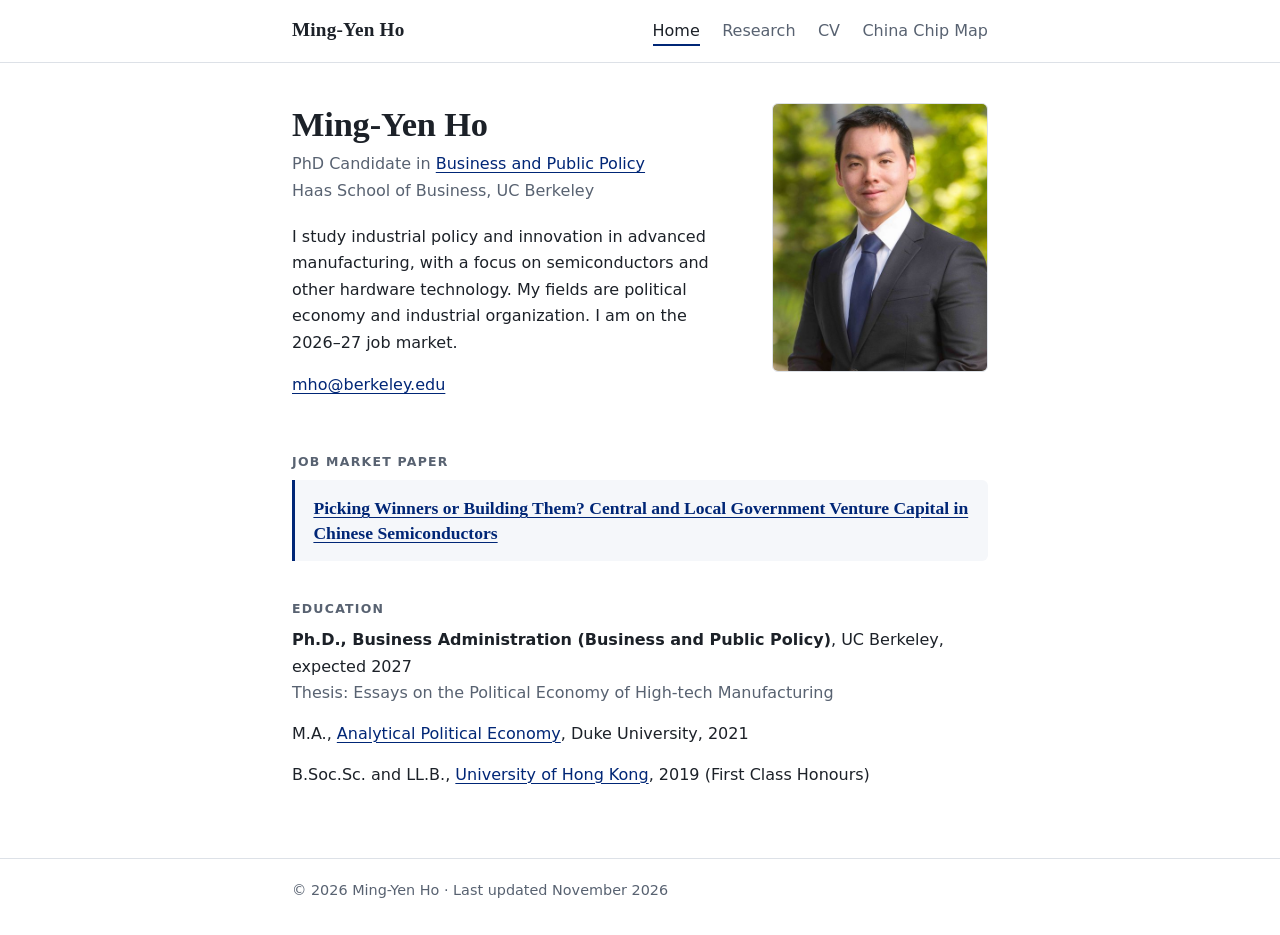
<file: index.html>
<!doctype html>
<html lang="en">
<head>
  <meta charset="utf-8">
  <meta name="viewport" content="width=device-width, initial-scale=1">
  <title>Ming-Yen Ho | PhD Candidate, UC Berkeley Haas</title>
  <meta name="description" content="Ming-Yen Ho is a PhD candidate in Business and Public Policy at the Haas School of Business, UC Berkeley. His research studies industrial policy and innovation in semiconductors and other hardware technology.">
  <link rel="canonical" href="https://homervyn.github.io/">
  <meta property="og:type" content="profile">
  <meta property="og:title" content="Ming-Yen Ho | PhD Candidate, UC Berkeley Haas">
  <meta property="og:description" content="PhD candidate in Business and Public Policy at UC Berkeley Haas, studying industrial policy and innovation in semiconductors.">
  <meta property="og:url" content="https://homervyn.github.io/">
  <meta property="og:image" content="https://homervyn.github.io/assets/photo-960.jpg">
  <meta name="twitter:card" content="summary">
  <meta name="color-scheme" content="light dark">
  <link rel="icon" href="data:image/svg+xml,%3Csvg xmlns='http://www.w3.org/2000/svg' viewBox='0 0 32 32'%3E%3Crect width='32' height='32' rx='6' fill='%23002676'/%3E%3Ctext x='16' y='22.5' font-family='Georgia,serif' font-size='15' font-weight='700' text-anchor='middle' fill='white'%3EMH%3C/text%3E%3C/svg%3E">
  <link rel="stylesheet" href="assets/style.css">
  <script type="application/ld+json">
  {
    "@context": "https://schema.org",
    "@type": "Person",
    "name": "Ming-Yen Ho",
    "alternateName": "Ming-yen Ho",
    "jobTitle": "PhD Candidate in Business and Public Policy",
    "affiliation": {
      "@type": "Organization",
      "name": "Haas School of Business, University of California, Berkeley",
      "url": "https://haas.berkeley.edu/"
    },
    "alumniOf": [
      {"@type": "CollegeOrUniversity", "name": "Duke University"},
      {"@type": "CollegeOrUniversity", "name": "The University of Hong Kong"}
    ],
    "knowsAbout": ["Industrial policy", "Political economy", "Industrial organization", "Semiconductors", "Economics of innovation"],
    "email": "mailto:mho@berkeley.edu",
    "image": "https://homervyn.github.io/assets/photo-960.jpg",
    "url": "https://homervyn.github.io/",
    "sameAs": [
      "https://sites.google.com/view/ming-yenho/",
      "https://dset.tw/en/teams/ming-yen-ho/"
    ]
  }
  </script>
</head>
<body>
  <a class="skip" href="#main">Skip to content</a>

  <header class="site">
    <div class="wrap">
      <a class="brand" href="index.html">Ming-Yen Ho</a>
      <nav aria-label="Main">
        <ul>
          <li><a href="index.html" aria-current="page">Home</a></li>
          <li><a href="research.html">Research</a></li>
          <li><a href="cv.html">CV</a></li>
          <li><a href="china-semi-map/">China Chip Map</a></li>
        </ul>
      </nav>
    </div>
  </header>

  <main id="main" class="wrap">
    <section class="hero">
      <div>
        <h1>Ming-Yen Ho</h1>
        <p class="role">PhD Candidate in <a href="https://haas.berkeley.edu/bpp/phd-program/">Business and Public Policy</a><br>Haas School of Business, UC Berkeley</p>
        <p>I study industrial policy and innovation in advanced manufacturing, with a focus on semiconductors and other hardware technology. My fields are political economy and industrial organization. I am on the 2026&ndash;27 job market.</p>
        <p><a href="mailto:mho@berkeley.edu">mho@berkeley.edu</a></p>
      </div>
      <img class="portrait"
           src="assets/photo-480.jpg"
           srcset="assets/photo-480.jpg 480w, assets/photo-960.jpg 960w"
           sizes="(min-width: 40.01rem) 216px, 176px"
           width="480" height="600"
           alt="Portrait of Ming-Yen Ho">
    </section>

    <section class="section" aria-labelledby="jmp-h">
      <h2 class="label" id="jmp-h">Job market paper</h2>
      <p class="jmp"><a href="research.html#jmp">Picking Winners or Building Them? Central and Local Government Venture Capital in Chinese Semiconductors</a></p>
    </section>

    <section class="section" aria-labelledby="edu-h">
      <h2 class="label" id="edu-h">Education</h2>
      <ul class="plain">
        <li><strong>Ph.D., Business Administration (Business and Public Policy)</strong>, UC Berkeley, expected 2027<br>
          <span class="muted">Thesis: Essays on the Political Economy of High-tech Manufacturing</span></li>
        <li>M.A., <a href="https://econ.duke.edu/masters-programs/degree-programs/mape">Analytical Political Economy</a>, Duke University, 2021</li>
        <li>B.Soc.Sc. and LL.B., <a href="https://ppaweb.hku.hk/programmes/ug/gl">University of Hong Kong</a>, 2019 (First Class Honours)</li>
      </ul>
    </section>
  </main>

  <footer class="foot">
    <div class="wrap">&copy; 2026 Ming-Yen Ho &middot; Last updated November 2026</div>
  </footer>
</body>
</html>
</file>
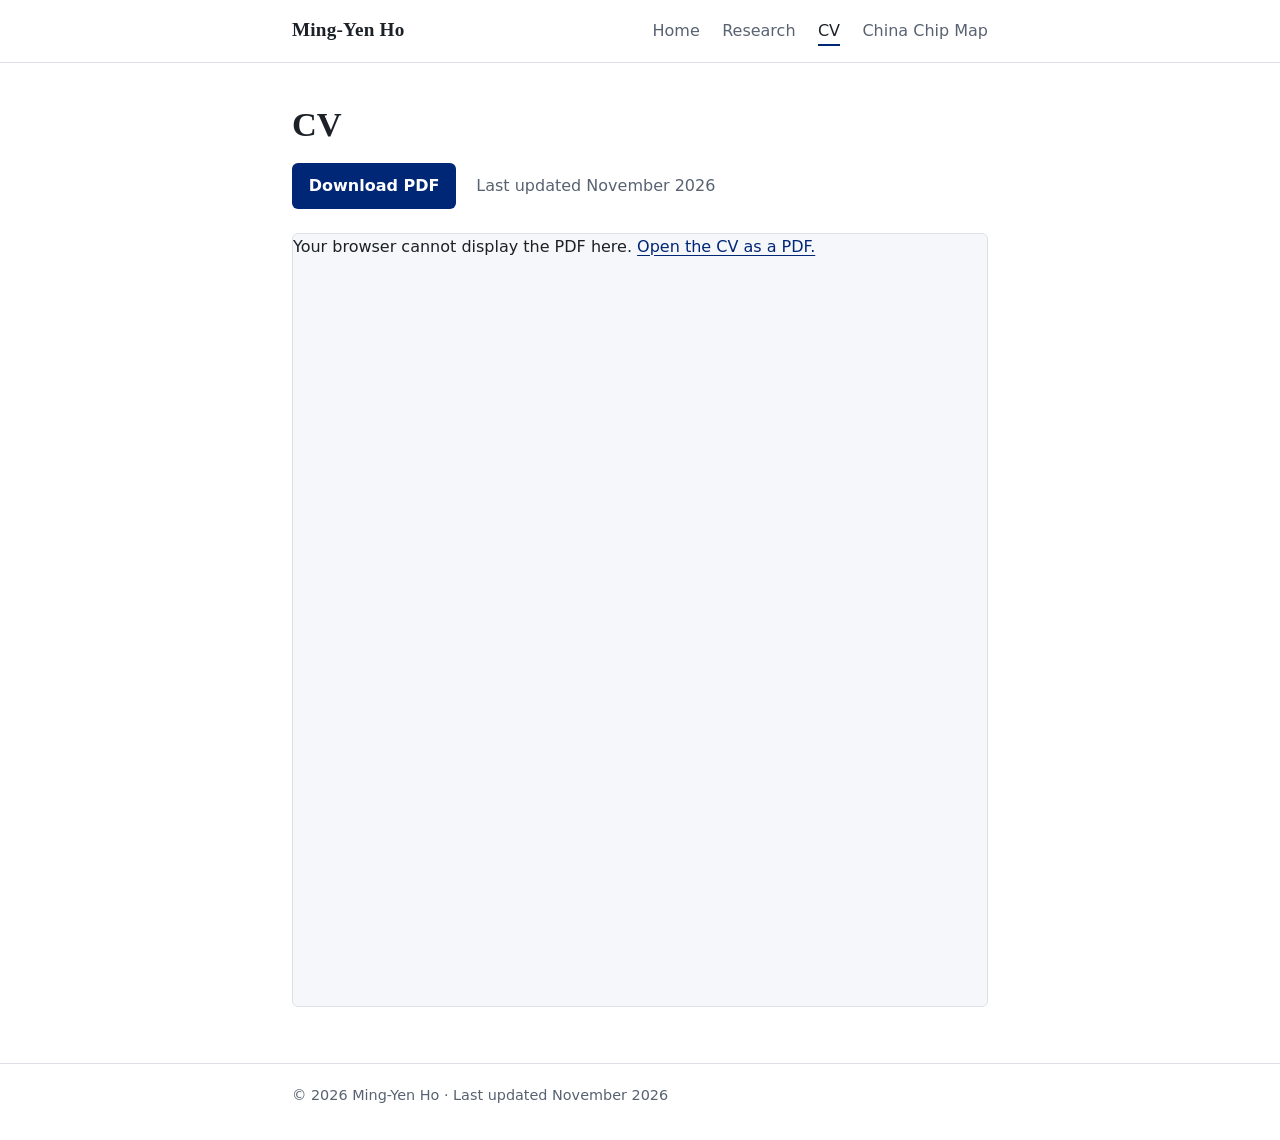
<file: cv.html>
<!doctype html>
<html lang="en">
<head>
  <meta charset="utf-8">
  <meta name="viewport" content="width=device-width, initial-scale=1">
  <title>CV | Ming-Yen Ho</title>
  <meta name="description" content="Curriculum vitae of Ming-Yen Ho, PhD candidate in Business and Public Policy at UC Berkeley.">
  <link rel="canonical" href="https://homervyn.github.io/cv.html">
  <meta property="og:type" content="website">
  <meta property="og:title" content="CV | Ming-Yen Ho">
  <meta property="og:url" content="https://homervyn.github.io/cv.html">
  <meta name="color-scheme" content="light dark">
  <link rel="icon" href="data:image/svg+xml,%3Csvg xmlns='http://www.w3.org/2000/svg' viewBox='0 0 32 32'%3E%3Crect width='32' height='32' rx='6' fill='%23002676'/%3E%3Ctext x='16' y='22.5' font-family='Georgia,serif' font-size='15' font-weight='700' text-anchor='middle' fill='white'%3EMH%3C/text%3E%3C/svg%3E">
  <link rel="stylesheet" href="assets/style.css">
</head>
<body>
  <a class="skip" href="#main">Skip to content</a>

  <header class="site">
    <div class="wrap">
      <a class="brand" href="index.html">Ming-Yen Ho</a>
      <nav aria-label="Main">
        <ul>
          <li><a href="index.html">Home</a></li>
          <li><a href="research.html">Research</a></li>
          <li><a href="cv.html" aria-current="page">CV</a></li>
          <li><a href="china-semi-map/">China Chip Map</a></li>
        </ul>
      </nav>
    </div>
  </header>

  <main id="main" class="wrap">
    <h1>CV</h1>
    <div class="actions">
      <a class="button" href="files/Ming-yen_Ho_CV.pdf" download>Download PDF</a>
      <span class="muted">Last updated November 2026</span>
    </div>

    <object class="pdf" data="files/Ming-yen_Ho_CV.pdf#navpanes=0&amp;view=FitH" type="application/pdf" aria-label="Curriculum vitae of Ming-Yen Ho">
      <p>Your browser cannot display the PDF here. <a href="files/Ming-yen_Ho_CV.pdf">Open the CV as a PDF.</a></p>
    </object>
    <p class="pdf-note muted">The CV opens as a PDF. Use the button above to download it.</p>
  </main>

  <footer class="foot">
    <div class="wrap">&copy; 2026 Ming-Yen Ho &middot; Last updated November 2026</div>
  </footer>
</body>
</html>
</file>
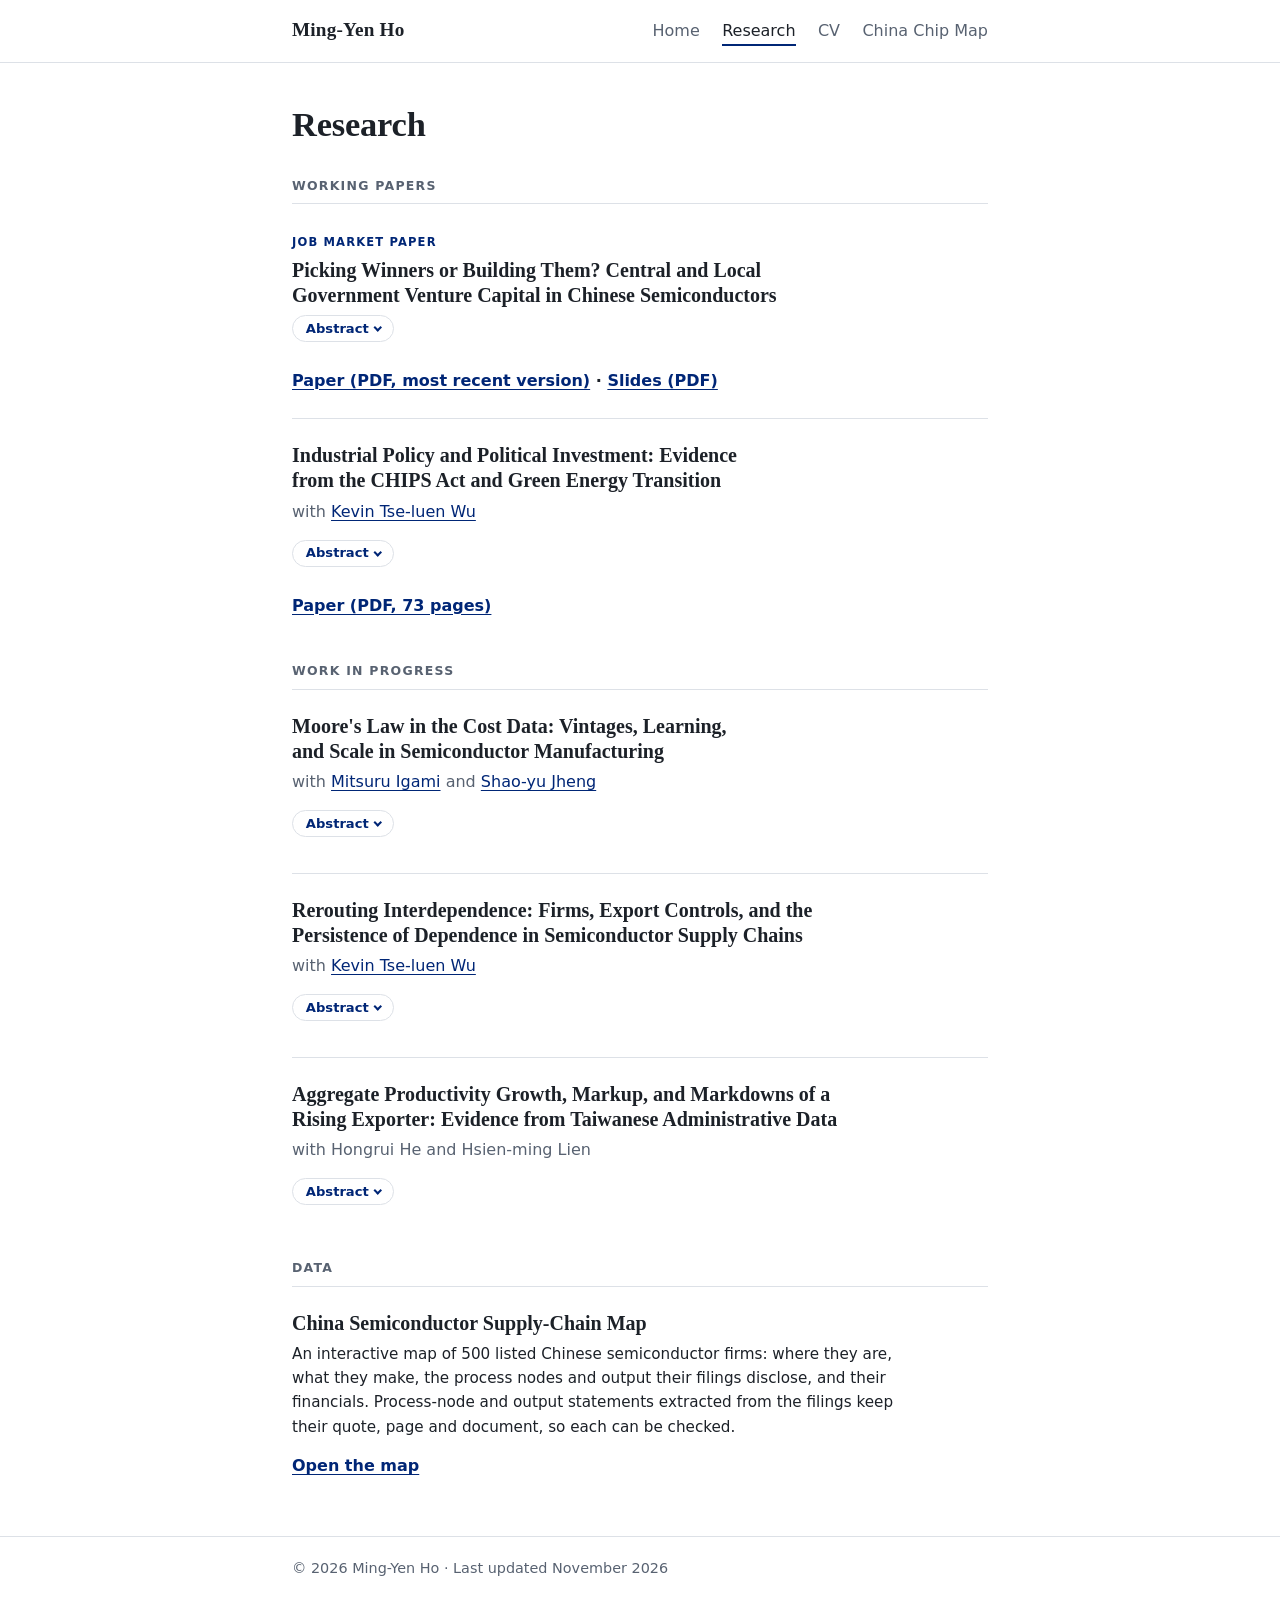
<file: research.html>
<!doctype html>
<html lang="en">
<head>
  <meta charset="utf-8">
  <meta name="viewport" content="width=device-width, initial-scale=1">
  <title>Research | Ming-Yen Ho</title>
  <meta name="description" content="Research by Ming-Yen Ho on industrial policy, venture capital and the economics of semiconductor manufacturing.">
  <link rel="canonical" href="https://homervyn.github.io/research.html">
  <meta property="og:type" content="website">
  <meta property="og:title" content="Research | Ming-Yen Ho">
  <meta property="og:description" content="Papers by Ming-Yen Ho on government venture capital in Chinese semiconductors, CHIPS Act lobbying, chip manufacturing costs and export controls.">
  <meta property="og:url" content="https://homervyn.github.io/research.html">
  <meta name="color-scheme" content="light dark">
  <link rel="icon" href="data:image/svg+xml,%3Csvg xmlns='http://www.w3.org/2000/svg' viewBox='0 0 32 32'%3E%3Crect width='32' height='32' rx='6' fill='%23002676'/%3E%3Ctext x='16' y='22.5' font-family='Georgia,serif' font-size='15' font-weight='700' text-anchor='middle' fill='white'%3EMH%3C/text%3E%3C/svg%3E">
  <link rel="stylesheet" href="assets/style.css">
</head>
<body>
  <a class="skip" href="#main">Skip to content</a>

  <header class="site">
    <div class="wrap">
      <a class="brand" href="index.html">Ming-Yen Ho</a>
      <nav aria-label="Main">
        <ul>
          <li><a href="index.html">Home</a></li>
          <li><a href="research.html" aria-current="page">Research</a></li>
          <li><a href="cv.html">CV</a></li>
          <li><a href="china-semi-map/">China Chip Map</a></li>
        </ul>
      </nav>
    </div>
  </header>

  <main id="main" class="wrap">
    <h1>Research</h1>

    <section class="group" aria-labelledby="wp-h">
      <h2 class="label" id="wp-h">Working papers</h2>

      <article class="paper" id="jmp">
        <p class="tag">Job market paper</p>
        <h3>Picking Winners or Building Them? Central and Local Government Venture Capital in Chinese Semiconductors</h3>
        <p class="abstract">Could governments be good venture capitalists? I compare Chinese semiconductor firms backed by local government, central government, and private venture capital (VC). Central and private VCs invest in the most productive firms, while local VCs back smaller, less productive local champions. Yet local-backed firms gain about 34% in revenue productivity after investment relative to not-yet-invested firms, while central- and private-backed firms show no detectable change. Local VCs hold smaller portfolios than central VCs, sit closer to their firms, and add directors with graduate degrees and foreign education. In a model of VC selection, firm productivity, capital responses, and import competition, 2023 domestic sales would have been 11.6% lower had private VCs allocated government VCs' deals and 4.0% lower had the central government allocated local investments. Post-investment productivity growth from local government VCs outweighs the selection of central and private VCs on larger, more efficient firms.</p>
        <p class="links"><a href="files/Ho_JMP.pdf">Paper (PDF, most recent version)</a> &middot; <a href="files/Ho_JMP_slides.pdf">Slides (PDF)</a></p>
      </article>

      <article class="paper" id="chips">
        <h3>Industrial Policy and Political Investment: Evidence from the CHIPS Act and Green Energy Transition</h3>
        <p class="with">with <a href="https://tseluenkevinwu.org/">Kevin Tse-luen Wu</a></p>
        <p class="abstract">This paper examines how large industrial policy programs shape firm political spending. We argue that firm-level lobbying rises when large, firm-specific policy rents are at stake, especially when the total size and allocation of benefits remain uncertain. Undistributed benefits also induce firms that had never lobbied to overcome fixed entry costs and begin investing in politics. Event studies of two landmark 2022 industrial policies, the CHIPS and Science Act and the Inflation Reduction Act, show that semiconductor firms increased lobbying expenditures by about 36% between 2019 and 2022, while green-energy firms increased lobbying by about 114%. In both industries, new lobbying firms (the extensive margin) and previously active firms (the intensive margin) each contribute substantially, with entry accounting for about a third of the semiconductor increase and roughly two-thirds of the green-energy increase. The increase persists after enactment, reflecting firms' concerns over ex post subsidy allocation and policy uncertainty from political transitions.</p>
        <p class="links"><a href="files/Ho_Wu_Industrial_Policy_Political_Investment.pdf">Paper (PDF, 73 pages)</a></p>
      </article>
    </section>

    <section class="group" aria-labelledby="wip-h">
      <h2 class="label" id="wip-h">Work in progress</h2>

      <article class="paper" id="costs">
        <h3>Moore's Law in the Cost Data: Vintages, Learning, and Scale in Semiconductor Manufacturing</h3>
        <p class="with">with <a href="https://sites.google.com/view/igami">Mitsuru Igami</a> and <a href="https://sites.google.com/view/jheng-shao-yu">Shao-yu Jheng</a></p>
        <p class="abstract">Semiconductors dominate today's industrial-policy debates, which rest on &ldquo;stylized facts&rdquo; about the underlying technology and economics. Few of these facts are empirically grounded, because the industry is complex and the data are limited. We combine the specifications of every mainstream CPU and GPU product with a commercial-grade engineering cost model, building a panel of 80,887 chip-quarter observations for 2015&ndash;2025 in which physical quantities, the accounting cost of capital, and the manufacturers' profit margins are recorded separately. Three findings emerge. First, newer capital vintages (process generations, or &ldquo;nodes&rdquo;) do not necessarily reduce the cost of a wafer: they raise it for GPUs. They do reduce the cost of a transistor, by roughly a third per generation, because density rises faster than the cost of silicon. Second, most of the measured impacts of the much-celebrated learning-by-doing and scale economies are artifacts of depreciation accounting. Third, cost differences across firms are moderate per wafer but larger per transistor. These results highlight the critical importance of engineering and accounting details in measuring physical productivity growth and its technological determinants.</p>
      </article>

      <article class="paper" id="rerouting">
        <h3>Rerouting Interdependence: Firms, Export Controls, and the Persistence of Dependence in Semiconductor Supply Chains</h3>
        <p class="with">with <a href="https://tseluenkevinwu.org/">Kevin Tse-luen Wu</a></p>
        <p class="abstract">Do export controls and tariffs reduce dependence on a rival, or only move it? We argue that these tools regulate by location, while supply chains are organized by firms, so firms reroute trade around the rules. Using 8-digit Chinese customs data on chipmaking tools by origin, difference-in-differences and event-study estimates show that after the 2022 U.S. controls, China's tool imports did not decline but shifted to Singapore and Malaysia, where U.S. equipment makers operate major plants. Meanwhile, tariffs moved electronics assembly out of China, and Chinese chips followed. By 2025, U.S. imports linked to Chinese chips through third countries matched direct imports from China. Measuring de-risking through direct trade thus overstates decoupling, and weaponized interdependence is limited when firms can reorganize networks around the point of control.</p>
      </article>

      <article class="paper" id="taiwan">
        <h3>Aggregate Productivity Growth, Markup, and Markdowns of a Rising Exporter: Evidence from Taiwanese Administrative Data</h3>
        <p class="with">with Hongrui He and Hsien-ming Lien</p>
        <p class="abstract">Using Taiwanese administrative firm and employer&ndash;employee data from 2004 to 2024, we document how productivity, markups, and wage markdowns changed during Taiwan's semiconductor- and electronics-driven export boom. Electronics exporters lead aggregate productivity growth, and semiconductor and electronic-component makers sharply raise their revenue-weighted markups. Yet translog production function estimates show a reversal in labor market power around 2014&ndash;15: markdowns narrow, driven by semiconductors and electronic components. The decline comes from within-firm changes rather than reallocation of labor toward low-markdown firms, suggesting that workers began to share exporters' rents while barriers to moving between firms persist. Rising markups with narrowing markdowns run against standard oligopsony models, and we are developing a model that separates markdowns from labor-augmenting productivity to explain these facts.</p>
      </article>
    </section>

    <section class="group" aria-labelledby="data-h">
      <h2 class="label" id="data-h">Data</h2>

      <article class="paper" id="semi-map">
        <h3>China Semiconductor Supply-Chain Map</h3>
        <p class="abstract">An interactive map of 500 listed Chinese semiconductor firms: where they are, what they make, the process nodes and output their filings disclose, and their financials. Process-node and output statements extracted from the filings keep their quote, page and document, so each can be checked.</p>
        <p class="links"><a href="china-semi-map/">Open the map</a></p>
      </article>
    </section>
  </main>

  <footer class="foot">
    <div class="wrap">&copy; 2026 Ming-Yen Ho &middot; Last updated November 2026</div>
  </footer>

  <script>
    // Paper abstracts start collapsed; each gets a button that shows or hides it.
    // Without JavaScript the abstracts stay visible. The Data section is left as is.
    document.querySelectorAll('section:not([aria-labelledby="data-h"]) .paper .abstract').forEach(function (p) {
      var id = p.closest('.paper').id + '-abstract';
      p.id = id;
      p.hidden = true;
      var b = document.createElement('button');
      b.type = 'button';
      b.className = 'abstract-toggle';
      b.setAttribute('aria-expanded', 'false');
      b.setAttribute('aria-controls', id);
      b.textContent = 'Abstract';
      b.addEventListener('click', function () {
        var open = b.getAttribute('aria-expanded') === 'true';
        b.setAttribute('aria-expanded', String(!open));
        p.hidden = open;
      });
      p.parentNode.insertBefore(b, p);
    });
  </script>
</body>
</html>
</file>
<file: assets/style.css>
/* Personal site of Ming-Yen Ho. Plain CSS, no build step. */

:root {
  color-scheme: light dark;
  --bg: #ffffff;
  --ink: #1c2128;
  --muted: #586271;
  --rule: #dde1e7;
  --panel: #f5f7fa;
  --link: #002676;
  --link-hover: #0b4fd1;
  --button-ink: #ffffff;
  --serif: "Iowan Old Style", "Palatino Linotype", Palatino, "Book Antiqua", Georgia, serif;
  --sans: system-ui, -apple-system, "Segoe UI", Roboto, "Helvetica Neue", Arial, sans-serif;
}

@media (prefers-color-scheme: dark) {
  :root {
    --bg: #12161c;
    --ink: #e6e9ee;
    --muted: #a3acb8;
    --rule: #2a313b;
    --panel: #1a2029;
    --link: #8fb4ff;
    --link-hover: #c0d4ff;
    --button-ink: #0b1220;
  }
}

*, *::before, *::after { box-sizing: border-box; }

html { -webkit-text-size-adjust: 100%; }

body {
  margin: 0;
  background: var(--bg);
  color: var(--ink);
  font: 1rem/1.65 var(--sans);
  text-rendering: optimizeLegibility;
}

.wrap { max-width: 46rem; margin-inline: auto; padding-inline: 1.25rem; }

a { color: var(--link); text-underline-offset: 0.18em; text-decoration-thickness: 0.06em; }
a:hover { color: var(--link-hover); }
a:focus-visible, .button:focus-visible {
  outline: 3px solid var(--link);
  outline-offset: 3px;
  border-radius: 3px;
}

.skip {
  position: absolute; left: 1rem; top: -4rem;
  background: var(--ink); color: var(--bg);
  padding: 0.5rem 0.9rem; border-radius: 4px; z-index: 10;
}
.skip:focus { top: 0.75rem; }

/* Header and navigation */
.site { border-bottom: 1px solid var(--rule); }
.site .wrap {
  display: flex; flex-wrap: wrap; gap: 0.5rem 1.5rem;
  justify-content: space-between; align-items: baseline;
  padding-block: 1.1rem;
}
.brand {
  font: 600 1.2rem/1.2 var(--serif);
  color: var(--ink); text-decoration: none; letter-spacing: 0.01em;
}
.brand:hover { color: var(--ink); }
nav ul { display: flex; gap: 1.4rem; list-style: none; margin: 0; padding: 0; }
nav a {
  color: var(--muted); text-decoration: none;
  padding-block: 0.25rem; border-bottom: 2px solid transparent;
}
nav a:hover { color: var(--ink); }
nav a[aria-current="page"] { color: var(--ink); border-bottom-color: var(--link); }

/* Page body */
main { padding-block: 2.5rem 3.5rem; }

h1, h2, h3 { font-family: var(--serif); font-weight: 600; line-height: 1.25; margin: 0; text-wrap: balance; }
h1 { font-size: 2.15rem; letter-spacing: -0.005em; }
h3 { font-size: 1.25rem; }

.label {
  font: 600 0.78rem/1.3 var(--sans);
  letter-spacing: 0.1em; text-transform: uppercase;
  color: var(--muted); margin: 0 0 0.6rem;
}

.muted { color: var(--muted); }
.role { margin: 0.35rem 0 1.25rem; color: var(--muted); }
p { margin: 0 0 1rem; text-wrap: pretty; }

/* Home */
.hero {
  display: grid;
  grid-template-columns: minmax(0, 1fr) 13.5rem;
  gap: 2.5rem;
  align-items: start;
}
.portrait {
  display: block; width: 100%; height: auto;
  border-radius: 6px; border: 1px solid var(--rule);
}
.section { margin-top: 2.5rem; }
.jmp {
  margin: 0; padding: 1rem 1.15rem;
  background: var(--panel);
  border-left: 3px solid var(--link);
  border-radius: 0 6px 6px 0;
  font: 600 1.1rem/1.4 var(--serif);
}
.jmp a { text-decoration-thickness: 0.05em; }

.plain { list-style: none; margin: 0; padding: 0; }
.plain li { margin: 0 0 0.9rem; }

/* Research */
.lede { margin-top: 0.5rem; color: var(--muted); }
.group { margin-top: 2.75rem; }
.group:first-of-type { margin-top: 2rem; }
.paper {
  padding-block: 1.5rem;
  border-top: 1px solid var(--rule);
  scroll-margin-top: 1rem;
}
.paper:last-child { padding-bottom: 0; }
.paper .tag {
  display: inline-block; margin: 0 0 0.55rem;
  font: 600 0.72rem/1 var(--sans); letter-spacing: 0.1em; text-transform: uppercase;
  color: var(--link);
}
.paper h3 { margin: 0 0 0.35rem; }
.paper .with { margin: 0 0 0.8rem; color: var(--muted); }
.paper .abstract { margin: 0; max-width: 66ch; font-size: 0.95rem; line-height: 1.6; }
.paper .links { margin: 0.9rem 0 0; font-weight: 600; }
.abstract-toggle {
  display: inline-flex; align-items: center; gap: 0.4rem;
  margin: 0.1rem 0 0.7rem; padding: 0.3rem 0.8rem;
  font: 600 0.82rem/1.2 var(--sans); color: var(--link);
  background: transparent; border: 1px solid var(--rule); border-radius: 999px;
  cursor: pointer;
}
.abstract-toggle:hover { color: var(--link-hover); border-color: var(--link); }
.abstract-toggle:focus-visible { outline: 2px solid var(--link); outline-offset: 2px; }
.abstract-toggle::after {
  content: ""; width: 0.42em; height: 0.42em;
  border-right: 2px solid currentColor; border-bottom: 2px solid currentColor;
  transform: translateY(-0.12em) rotate(45deg); transition: transform 0.15s ease;
}
.abstract-toggle[aria-expanded="true"]::after { transform: translateY(0.1em) rotate(-135deg); }
.paper .abstract-toggle + .abstract { margin-bottom: 0.2rem; }

/* CV */
.actions { display: flex; flex-wrap: wrap; gap: 0.75rem 1.25rem; align-items: center; margin: 1.1rem 0 1.5rem; }
.button {
  display: inline-block; padding: 0.6rem 1.05rem;
  background: var(--link); color: var(--button-ink);
  border-radius: 6px; text-decoration: none; font-weight: 600;
}
.button:hover { color: var(--button-ink); filter: brightness(1.12); }
.pdf {
  display: block; width: 100%; height: min(86vh, 1150px);
  border: 1px solid var(--rule); border-radius: 6px; background: var(--panel);
}
.pdf-note { display: none; }

/* Footer */
.foot { border-top: 1px solid var(--rule); color: var(--muted); font-size: 0.9rem; }
.foot .wrap { padding-block: 1.25rem 2rem; }

@media (max-width: 40rem) {
  body { font-size: 1rem; }
  h1 { font-size: 1.85rem; }
  .hero { grid-template-columns: 1fr; gap: 1.5rem; }
  .portrait { order: -1; width: 11rem; }
  .pdf { display: none; }
  .pdf-note { display: block; }
}

@media print {
  .site nav, .skip, .actions, .abstract-toggle { display: none; }
  .paper .abstract[hidden] { display: block; }
  body { font-size: 11pt; }
}
</file>
